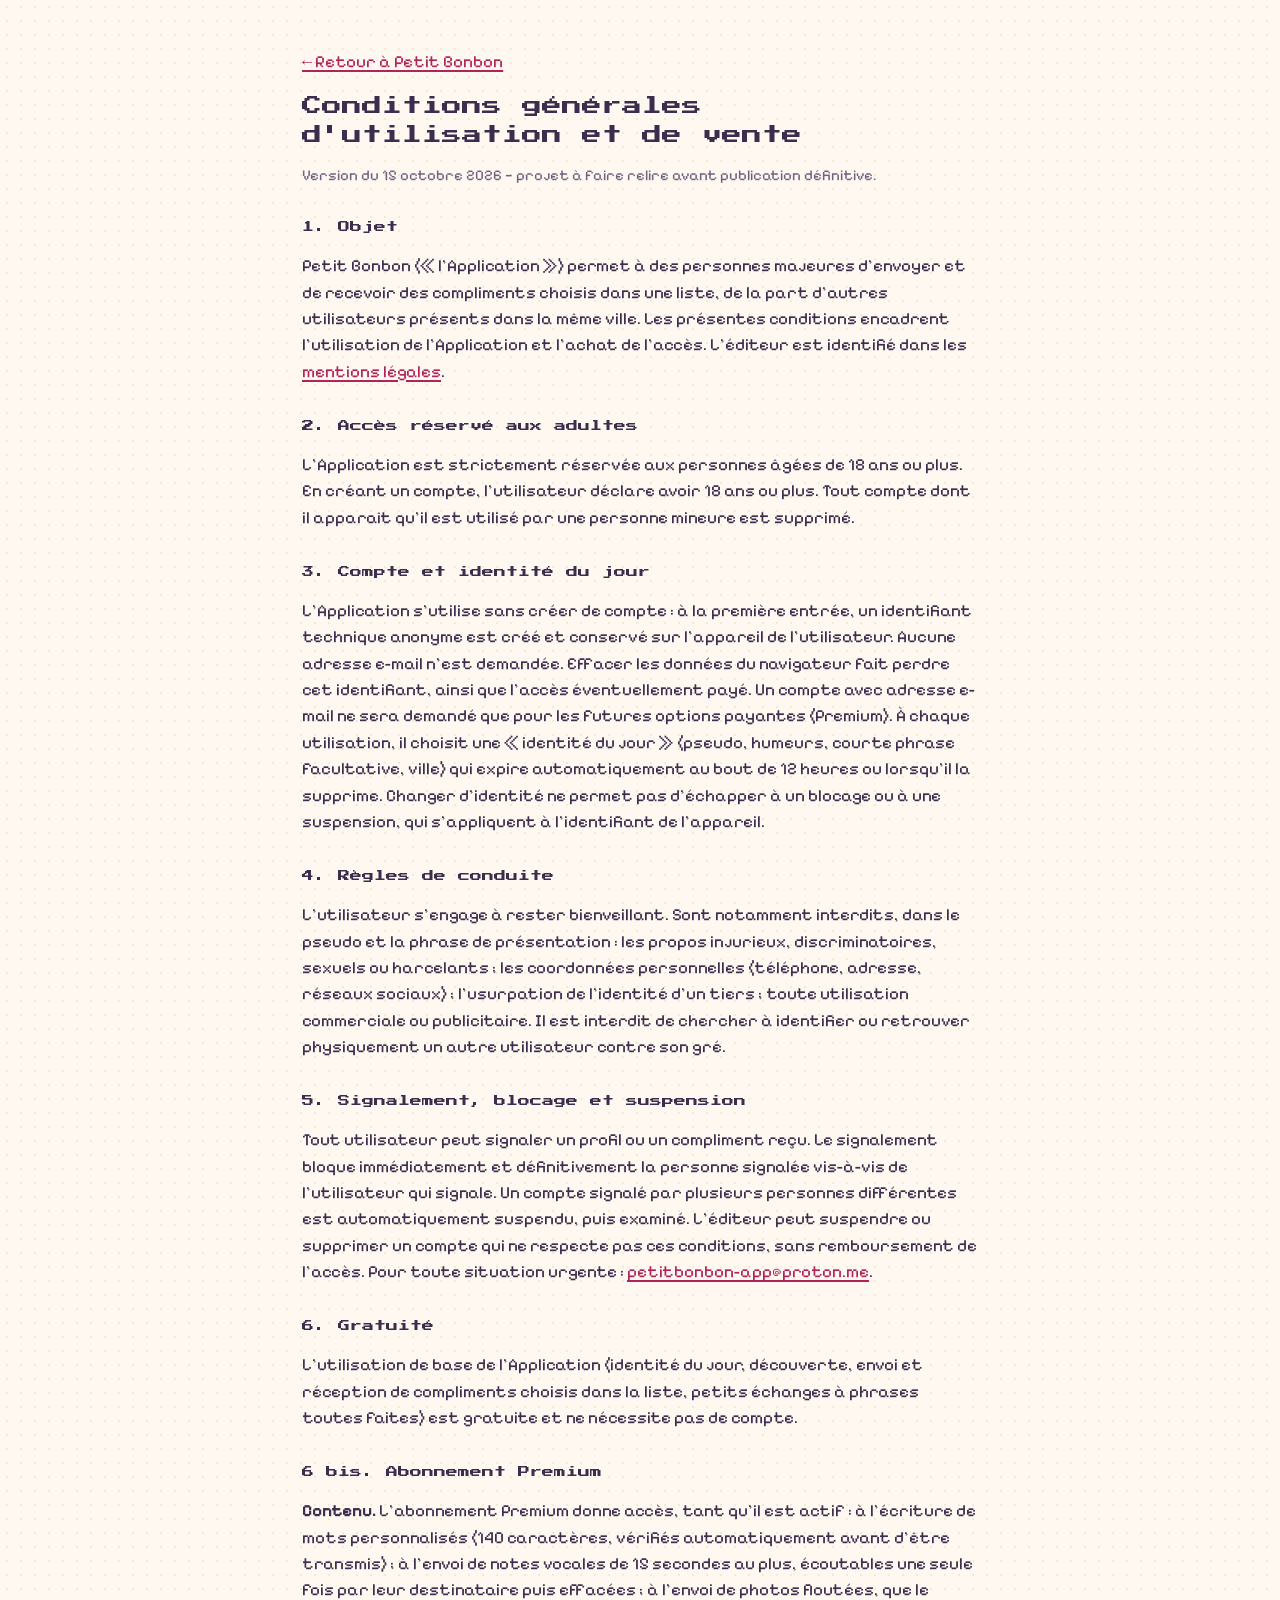
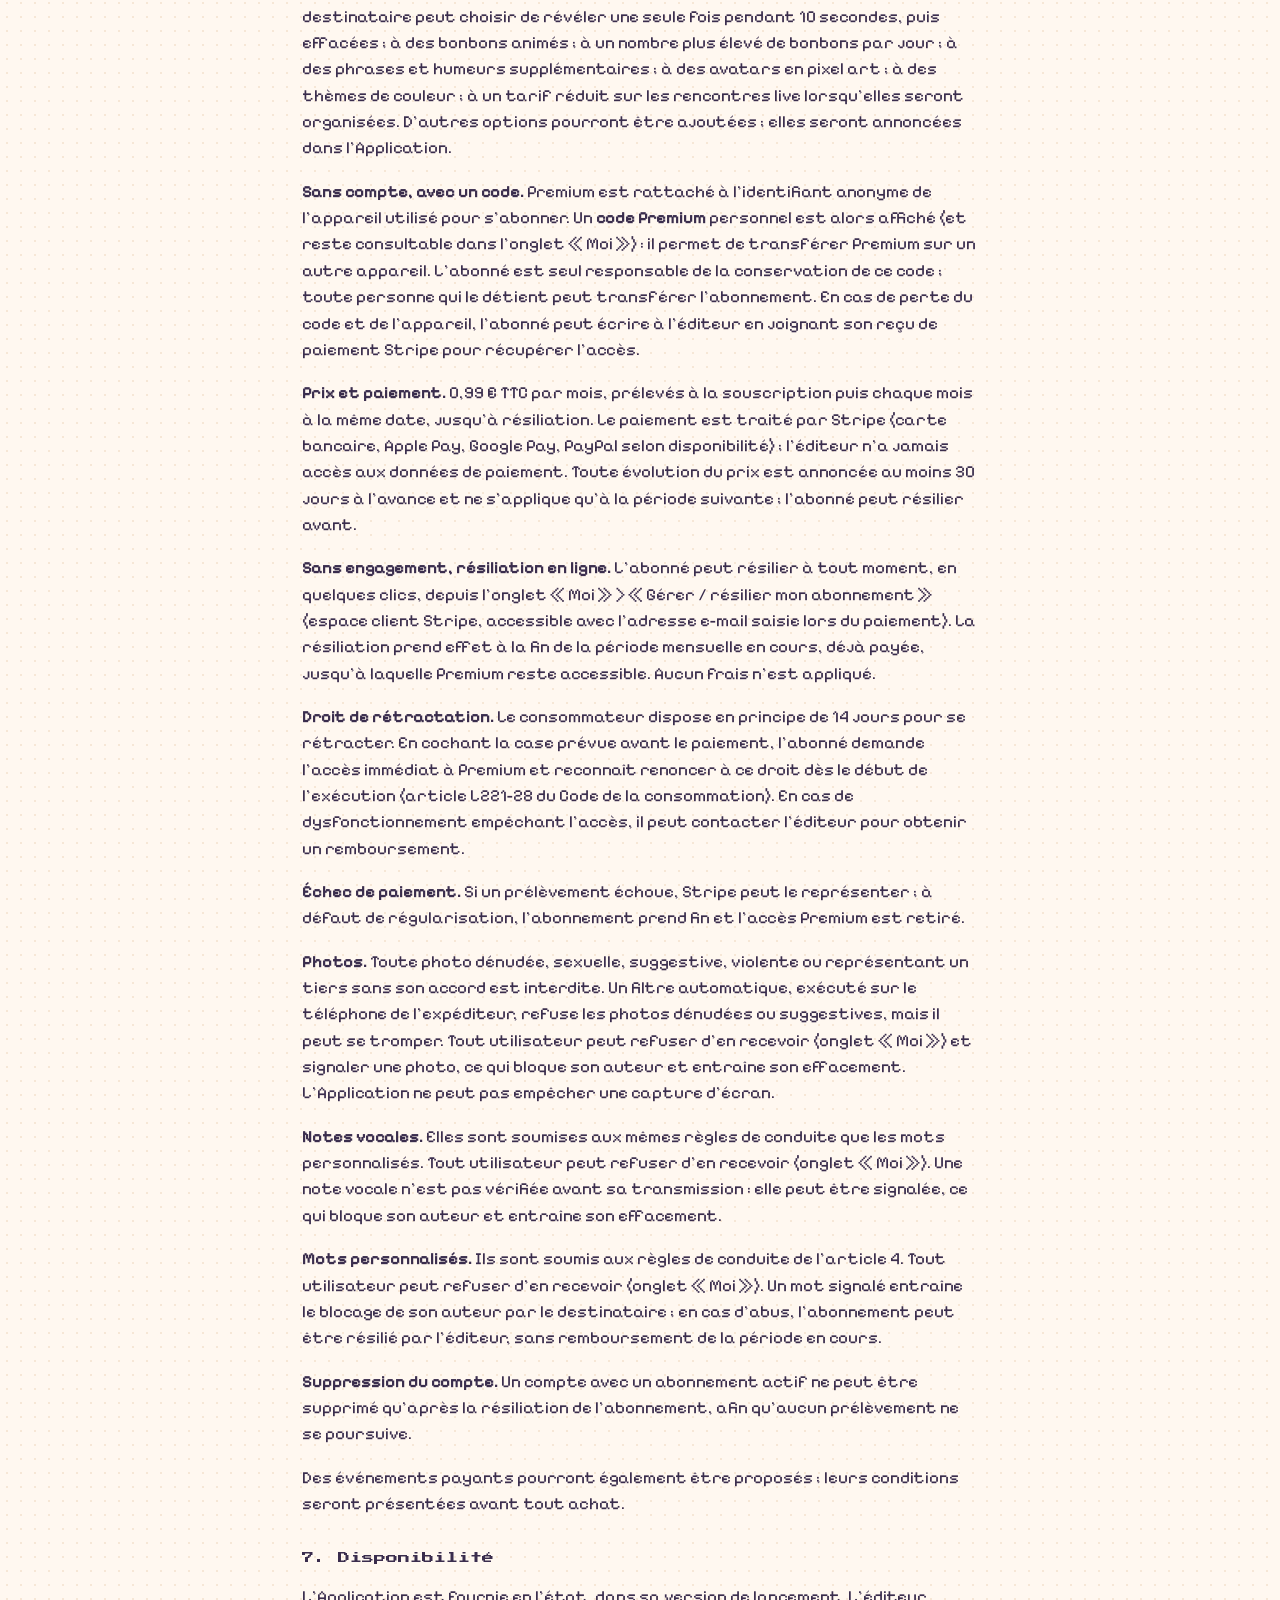
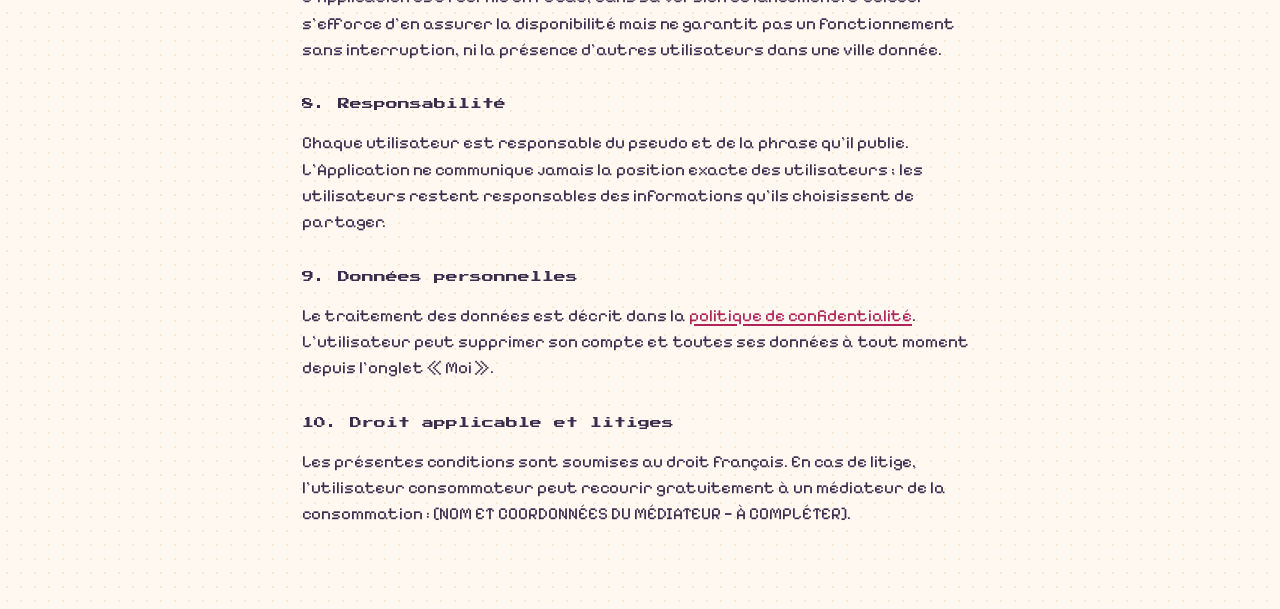
<file: cgu.html>
<!doctype html>
<html lang="fr">
<head>
<meta charset="utf-8">
<meta name="viewport" content="width=device-width, initial-scale=1">
<title>Conditions d'utilisation · Petit Bonbon</title>
<link rel="icon" href="icon.svg" type="image/svg+xml">
<link href="https://fonts.googleapis.com/css2?family=Pixelify+Sans:wght@400;500;700&family=Press+Start+2P&display=swap" rel="stylesheet">
<link rel="stylesheet" href="style.css">
<script src="config.js"></script>
</head>
<body>
<article class="legal">
<p><a href="./">← Retour à Petit Bonbon</a></p>
<h1>Conditions générales d'utilisation et de vente</h1>
<p class="small">Version du 15 octobre 2026 — projet à faire relire avant publication définitive.</p>

<h2>1. Objet</h2>
<p>Petit Bonbon (« l'Application ») permet à des personnes majeures d'envoyer et de recevoir des compliments choisis dans une liste, de la part d'autres utilisateurs présents dans la même ville. Les présentes conditions encadrent l'utilisation de l'Application et l'achat de l'accès. L'éditeur est identifié dans les <a href="mentions-legales.html">mentions légales</a>.</p>

<h2>2. Accès réservé aux adultes</h2>
<p>L'Application est strictement réservée aux personnes âgées de 18 ans ou plus. En créant un compte, l'utilisateur déclare avoir 18 ans ou plus. Tout compte dont il apparaît qu'il est utilisé par une personne mineure est supprimé.</p>

<h2>3. Compte et identité du jour</h2>
<p>L'Application s'utilise sans créer de compte : à la première entrée, un identifiant technique anonyme est créé et conservé sur l'appareil de l'utilisateur. Aucune adresse e-mail n'est demandée. Effacer les données du navigateur fait perdre cet identifiant, ainsi que l'accès éventuellement payé. Un compte avec adresse e-mail ne sera demandé que pour les futures options payantes (Premium). À chaque utilisation, il choisit une « identité du jour » (pseudo, humeurs, courte phrase facultative, ville) qui expire automatiquement au bout de 12 heures ou lorsqu'il la supprime. Changer d'identité ne permet pas d'échapper à un blocage ou à une suspension, qui s'appliquent à l'identifiant de l'appareil.</p>

<h2>4. Règles de conduite</h2>
<p>L'utilisateur s'engage à rester bienveillant. Sont notamment interdits, dans le pseudo et la phrase de présentation : les propos injurieux, discriminatoires, sexuels ou harcelants ; les coordonnées personnelles (téléphone, adresse, réseaux sociaux) ; l'usurpation de l'identité d'un tiers ; toute utilisation commerciale ou publicitaire. Il est interdit de chercher à identifier ou retrouver physiquement un autre utilisateur contre son gré.</p>

<h2>5. Signalement, blocage et suspension</h2>
<p>Tout utilisateur peut signaler un profil ou un compliment reçu. Le signalement bloque immédiatement et définitivement la personne signalée vis-à-vis de l'utilisateur qui signale. Un compte signalé par plusieurs personnes différentes est automatiquement suspendu, puis examiné. L'éditeur peut suspendre ou supprimer un compte qui ne respecte pas ces conditions, sans remboursement de l'accès. Pour toute situation urgente : <a class="pb-contact" href="#"></a>.</p>

<h2>6. Gratuité</h2>
<p>L'utilisation de base de l'Application (identité du jour, découverte, envoi et réception de compliments choisis dans la liste, petits échanges à phrases toutes faites) est gratuite et ne nécessite pas de compte.</p>

<h2 id="premium">6 bis. Abonnement Premium</h2>
<p><strong>Contenu.</strong> L'abonnement Premium donne accès, tant qu'il est actif : à l'écriture de mots personnalisés (140 caractères, vérifiés automatiquement avant d'être transmis) ; à l'envoi de notes vocales de 15 secondes au plus, écoutables une seule fois par leur destinataire puis effacées ; à l'envoi de photos floutées, que le destinataire peut choisir de révéler une seule fois pendant 10 secondes, puis effacées ; à des bonbons animés ; à un nombre plus élevé de bonbons par jour ; à des phrases et humeurs supplémentaires ; à des avatars en pixel art ; à des thèmes de couleur ; à un tarif réduit sur les rencontres live lorsqu'elles seront organisées. D'autres options pourront être ajoutées ; elles seront annoncées dans l'Application.</p>
<p><strong>Sans compte, avec un code.</strong> Premium est rattaché à l'identifiant anonyme de l'appareil utilisé pour s'abonner. Un <strong>code Premium</strong> personnel est alors affiché (et reste consultable dans l'onglet « Moi ») : il permet de transférer Premium sur un autre appareil. L'abonné est seul responsable de la conservation de ce code ; toute personne qui le détient peut transférer l'abonnement. En cas de perte du code et de l'appareil, l'abonné peut écrire à l'éditeur en joignant son reçu de paiement Stripe pour récupérer l'accès.</p>
<p><strong>Prix et paiement.</strong> 0,99 € TTC par mois, prélevés à la souscription puis chaque mois à la même date, jusqu'à résiliation. Le paiement est traité par Stripe (carte bancaire, Apple Pay, Google Pay, PayPal selon disponibilité) ; l'éditeur n'a jamais accès aux données de paiement. Toute évolution du prix est annoncée au moins 30 jours à l'avance et ne s'applique qu'à la période suivante ; l'abonné peut résilier avant.</p>
<p><strong>Sans engagement, résiliation en ligne.</strong> L'abonné peut résilier à tout moment, en quelques clics, depuis l'onglet « Moi » › « Gérer / résilier mon abonnement » (espace client Stripe, accessible avec l'adresse e-mail saisie lors du paiement). La résiliation prend effet à la fin de la période mensuelle en cours, déjà payée, jusqu'à laquelle Premium reste accessible. Aucun frais n'est appliqué.</p>
<p><strong>Droit de rétractation.</strong> Le consommateur dispose en principe de 14 jours pour se rétracter. En cochant la case prévue avant le paiement, l'abonné demande l'accès immédiat à Premium et reconnaît renoncer à ce droit dès le début de l'exécution (article L221-28 du Code de la consommation). En cas de dysfonctionnement empêchant l'accès, il peut contacter l'éditeur pour obtenir un remboursement.</p>
<p><strong>Échec de paiement.</strong> Si un prélèvement échoue, Stripe peut le représenter ; à défaut de régularisation, l'abonnement prend fin et l'accès Premium est retiré.</p>
<p><strong>Photos.</strong> Toute photo dénudée, sexuelle, suggestive, violente ou représentant un tiers sans son accord est interdite. Un filtre automatique, exécuté sur le téléphone de l'expéditeur, refuse les photos dénudées ou suggestives, mais il peut se tromper. Tout utilisateur peut refuser d'en recevoir (onglet « Moi ») et signaler une photo, ce qui bloque son auteur et entraîne son effacement. L'Application ne peut pas empêcher une capture d'écran.</p>
<p><strong>Notes vocales.</strong> Elles sont soumises aux mêmes règles de conduite que les mots personnalisés. Tout utilisateur peut refuser d'en recevoir (onglet « Moi »). Une note vocale n'est pas vérifiée avant sa transmission : elle peut être signalée, ce qui bloque son auteur et entraîne son effacement.</p>
<p><strong>Mots personnalisés.</strong> Ils sont soumis aux règles de conduite de l'article 4. Tout utilisateur peut refuser d'en recevoir (onglet « Moi »). Un mot signalé entraîne le blocage de son auteur par le destinataire ; en cas d'abus, l'abonnement peut être résilié par l'éditeur, sans remboursement de la période en cours.</p>
<p><strong>Suppression du compte.</strong> Un compte avec un abonnement actif ne peut être supprimé qu'après la résiliation de l'abonnement, afin qu'aucun prélèvement ne se poursuive.</p>
<p>Des événements payants pourront également être proposés ; leurs conditions seront présentées avant tout achat.</p>

<h2>7. Disponibilité</h2>
<p>L'Application est fournie en l'état, dans sa version de lancement. L'éditeur s'efforce d'en assurer la disponibilité mais ne garantit pas un fonctionnement sans interruption, ni la présence d'autres utilisateurs dans une ville donnée.</p>

<h2>8. Responsabilité</h2>
<p>Chaque utilisateur est responsable du pseudo et de la phrase qu'il publie. L'Application ne communique jamais la position exacte des utilisateurs ; les utilisateurs restent responsables des informations qu'ils choisissent de partager.</p>

<h2>9. Données personnelles</h2>
<p>Le traitement des données est décrit dans la <a href="confidentialite.html">politique de confidentialité</a>. L'utilisateur peut supprimer son compte et toutes ses données à tout moment depuis l'onglet « Moi ».</p>

<h2>10. Droit applicable et litiges</h2>
<p>Les présentes conditions sont soumises au droit français. En cas de litige, l'utilisateur consommateur peut recourir gratuitement à un médiateur de la consommation : [NOM ET COORDONNÉES DU MÉDIATEUR — À COMPLÉTER].</p>
</article>
<script>
document.querySelectorAll('.pb-contact').forEach(function (a) {
  var m = (window.PB_CONFIG || {}).CONTACT_EMAIL || '';
  a.textContent = m; a.href = 'mailto:' + m;
});
</script>
</body>
</html>
</file>
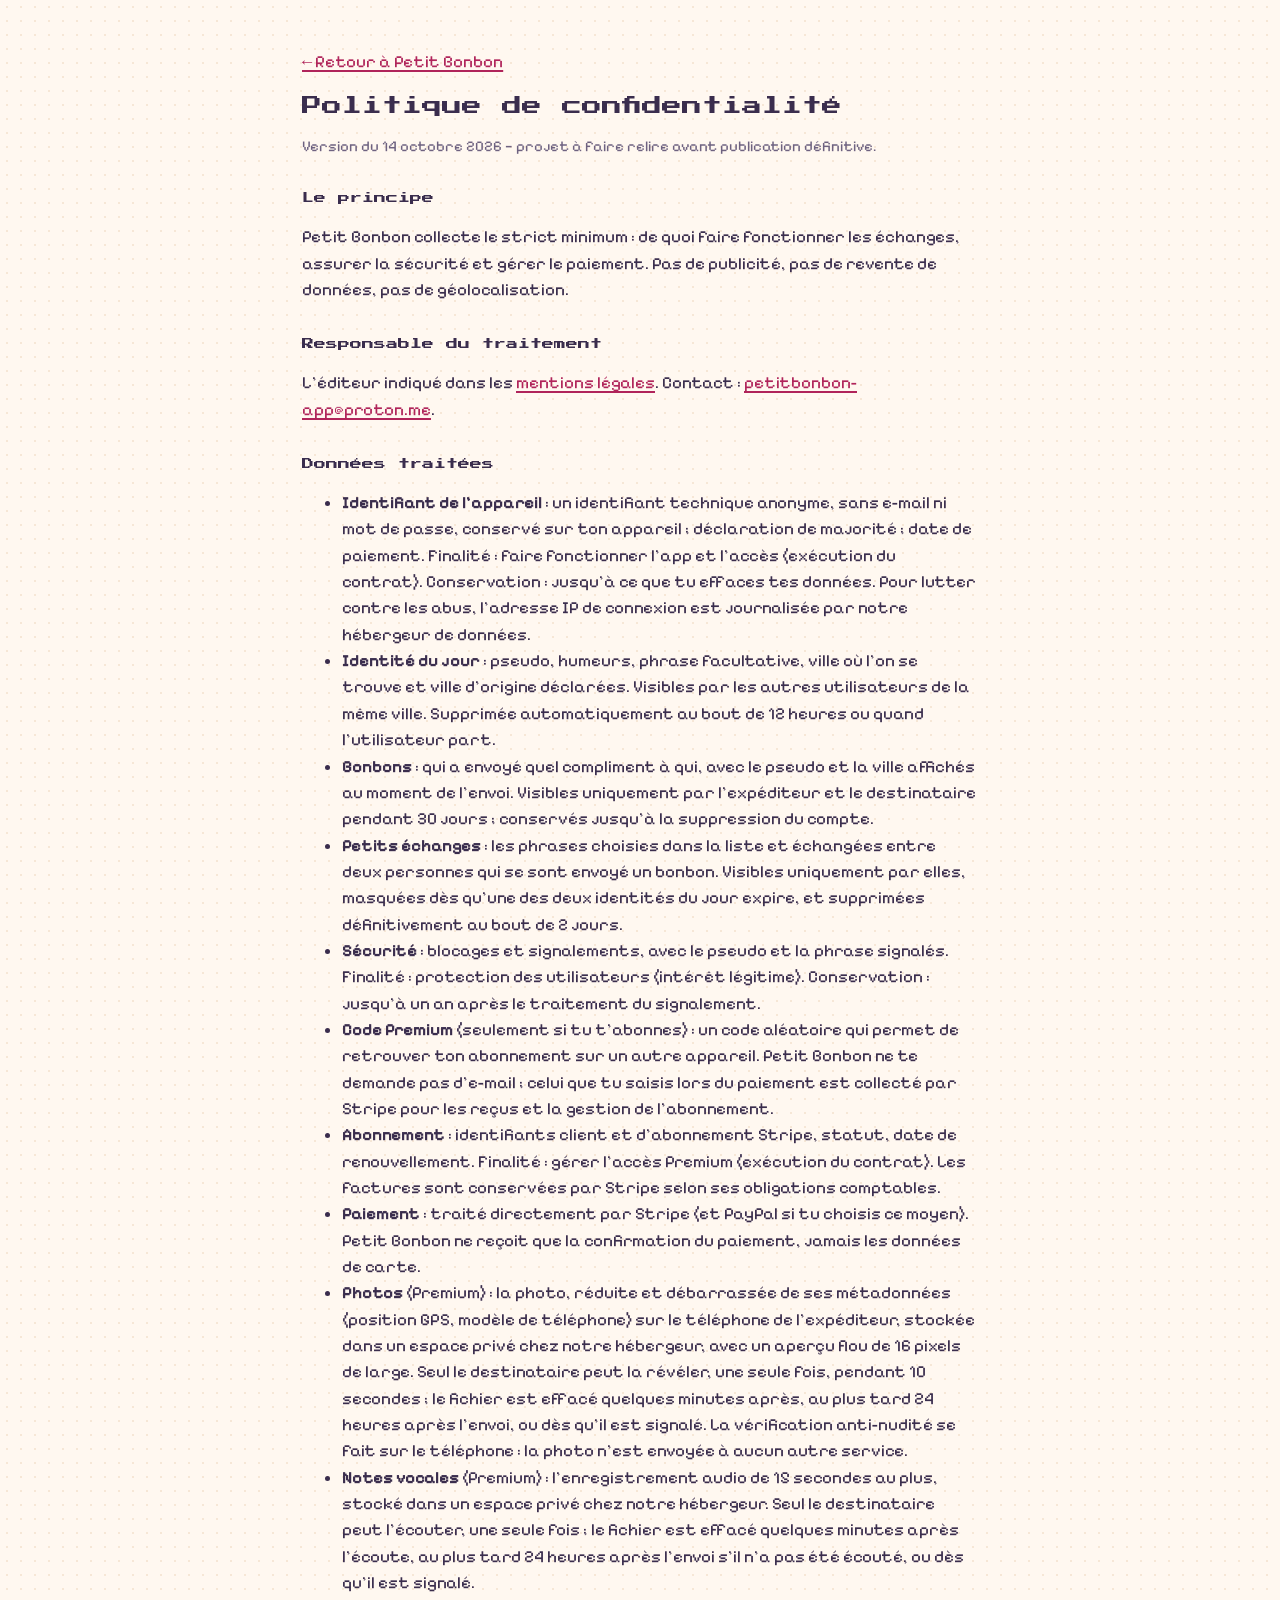
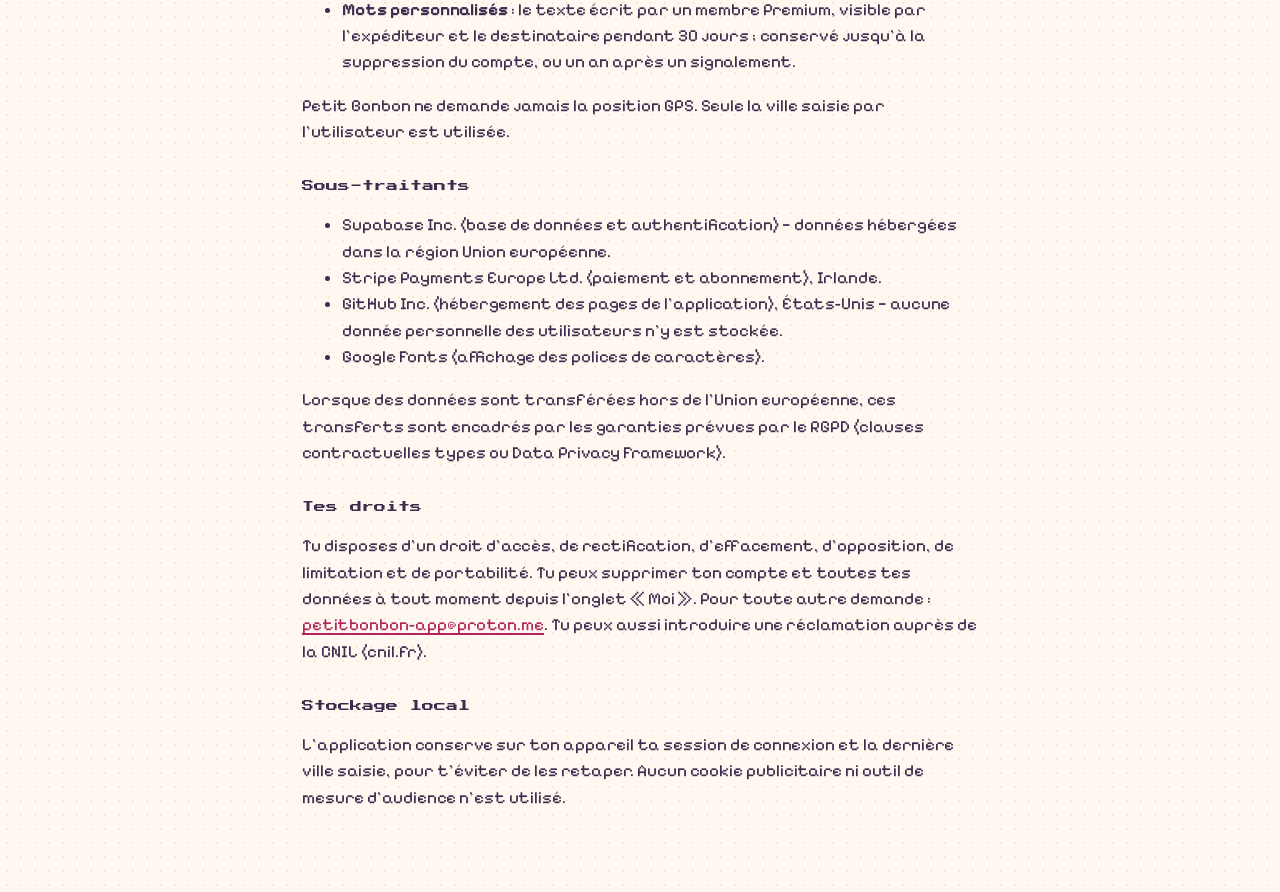
<file: confidentialite.html>
<!doctype html>
<html lang="fr">
<head>
<meta charset="utf-8">
<meta name="viewport" content="width=device-width, initial-scale=1">
<title>Confidentialité · Petit Bonbon</title>
<link rel="icon" href="icon.svg" type="image/svg+xml">
<link href="https://fonts.googleapis.com/css2?family=Pixelify+Sans:wght@400;500;700&family=Press+Start+2P&display=swap" rel="stylesheet">
<link rel="stylesheet" href="style.css">
<script src="config.js"></script>
</head>
<body>
<article class="legal">
<p><a href="./">← Retour à Petit Bonbon</a></p>
<h1>Politique de confidentialité</h1>
<p class="small">Version du 14 octobre 2026 — projet à faire relire avant publication définitive.</p>

<h2>Le principe</h2>
<p>Petit Bonbon collecte le strict minimum : de quoi faire fonctionner les échanges, assurer la sécurité et gérer le paiement. Pas de publicité, pas de revente de données, pas de géolocalisation.</p>

<h2>Responsable du traitement</h2>
<p>L'éditeur indiqué dans les <a href="mentions-legales.html">mentions légales</a>. Contact : <a class="pb-contact" href="#"></a>.</p>

<h2>Données traitées</h2>
<ul>
<li><strong>Identifiant de l'appareil</strong> : un identifiant technique anonyme, sans e-mail ni mot de passe, conservé sur ton appareil ; déclaration de majorité ; date de paiement. Finalité : faire fonctionner l'app et l'accès (exécution du contrat). Conservation : jusqu'à ce que tu effaces tes données. Pour lutter contre les abus, l'adresse IP de connexion est journalisée par notre hébergeur de données.</li>
<li><strong>Identité du jour</strong> : pseudo, humeurs, phrase facultative, ville où l'on se trouve et ville d'origine déclarées. Visibles par les autres utilisateurs de la même ville. Supprimée automatiquement au bout de 12 heures ou quand l'utilisateur part.</li>
<li><strong>Bonbons</strong> : qui a envoyé quel compliment à qui, avec le pseudo et la ville affichés au moment de l'envoi. Visibles uniquement par l'expéditeur et le destinataire pendant 30 jours ; conservés jusqu'à la suppression du compte.</li>
<li><strong>Petits échanges</strong> : les phrases choisies dans la liste et échangées entre deux personnes qui se sont envoyé un bonbon. Visibles uniquement par elles, masquées dès qu'une des deux identités du jour expire, et supprimées définitivement au bout de 2 jours.</li>
<li><strong>Sécurité</strong> : blocages et signalements, avec le pseudo et la phrase signalés. Finalité : protection des utilisateurs (intérêt légitime). Conservation : jusqu'à un an après le traitement du signalement.</li>
<li><strong>Code Premium</strong> (seulement si tu t'abonnes) : un code aléatoire qui permet de retrouver ton abonnement sur un autre appareil. Petit Bonbon ne te demande pas d'e-mail ; celui que tu saisis lors du paiement est collecté par Stripe pour les reçus et la gestion de l'abonnement.</li>
<li><strong>Abonnement</strong> : identifiants client et d'abonnement Stripe, statut, date de renouvellement. Finalité : gérer l'accès Premium (exécution du contrat). Les factures sont conservées par Stripe selon ses obligations comptables.</li>
<li><strong>Paiement</strong> : traité directement par Stripe (et PayPal si tu choisis ce moyen). Petit Bonbon ne reçoit que la confirmation du paiement, jamais les données de carte.</li>
<li><strong>Photos</strong> (Premium) : la photo, réduite et débarrassée de ses métadonnées (position GPS, modèle de téléphone) sur le téléphone de l'expéditeur, stockée dans un espace privé chez notre hébergeur, avec un aperçu flou de 16 pixels de large. Seul le destinataire peut la révéler, une seule fois, pendant 10 secondes ; le fichier est effacé quelques minutes après, au plus tard 24 heures après l'envoi, ou dès qu'il est signalé. La vérification anti-nudité se fait sur le téléphone : la photo n'est envoyée à aucun autre service.</li>
<li><strong>Notes vocales</strong> (Premium) : l'enregistrement audio de 15 secondes au plus, stocké dans un espace privé chez notre hébergeur. Seul le destinataire peut l'écouter, une seule fois ; le fichier est effacé quelques minutes après l'écoute, au plus tard 24 heures après l'envoi s'il n'a pas été écouté, ou dès qu'il est signalé.</li>
<li><strong>Mots personnalisés</strong> : le texte écrit par un membre Premium, visible par l'expéditeur et le destinataire pendant 30 jours ; conservé jusqu'à la suppression du compte, ou un an après un signalement.</li>
</ul>
<p>Petit Bonbon ne demande jamais la position GPS. Seule la ville saisie par l'utilisateur est utilisée.</p>

<h2>Sous-traitants</h2>
<ul>
<li>Supabase Inc. (base de données et authentification) — données hébergées dans la région Union européenne.</li>
<li>Stripe Payments Europe Ltd. (paiement et abonnement), Irlande.</li>
<li>GitHub Inc. (hébergement des pages de l'application), États-Unis — aucune donnée personnelle des utilisateurs n'y est stockée.</li>
<li>Google Fonts (affichage des polices de caractères).</li>
</ul>
<p>Lorsque des données sont transférées hors de l'Union européenne, ces transferts sont encadrés par les garanties prévues par le RGPD (clauses contractuelles types ou Data Privacy Framework).</p>

<h2>Tes droits</h2>
<p>Tu disposes d'un droit d'accès, de rectification, d'effacement, d'opposition, de limitation et de portabilité. Tu peux supprimer ton compte et toutes tes données à tout moment depuis l'onglet « Moi ». Pour toute autre demande : <a class="pb-contact" href="#"></a>. Tu peux aussi introduire une réclamation auprès de la CNIL (cnil.fr).</p>

<h2>Stockage local</h2>
<p>L'application conserve sur ton appareil ta session de connexion et la dernière ville saisie, pour t'éviter de les retaper. Aucun cookie publicitaire ni outil de mesure d'audience n'est utilisé.</p>
</article>
<script>
document.querySelectorAll('.pb-contact').forEach(function (a) {
  var m = (window.PB_CONFIG || {}).CONTACT_EMAIL || '';
  a.textContent = m; a.href = 'mailto:' + m;
});
</script>
</body>
</html>
</file>
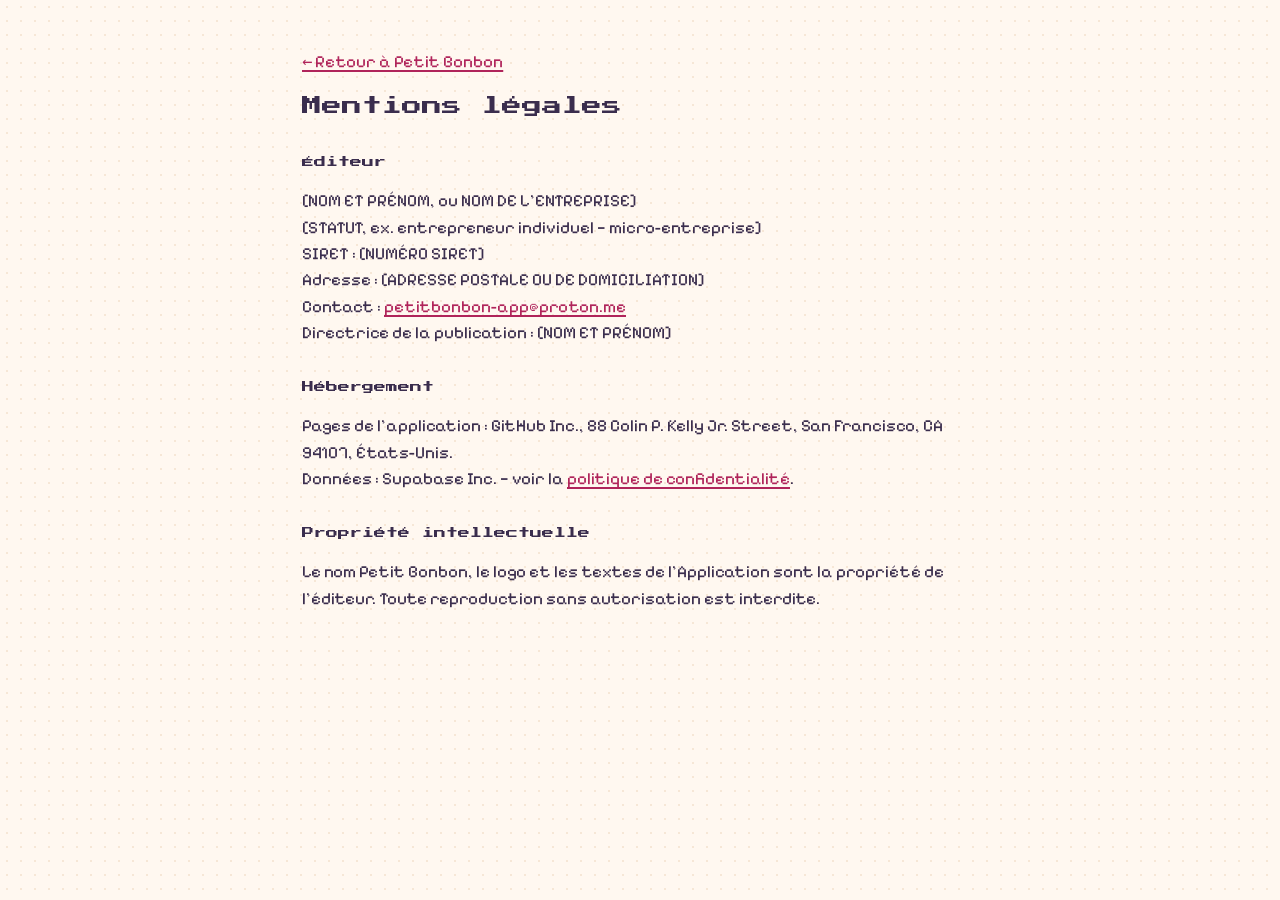
<file: mentions-legales.html>
<!doctype html>
<html lang="fr">
<head>
<meta charset="utf-8">
<meta name="viewport" content="width=device-width, initial-scale=1">
<title>Mentions légales · Petit Bonbon</title>
<link rel="icon" href="icon.svg" type="image/svg+xml">
<link href="https://fonts.googleapis.com/css2?family=Pixelify+Sans:wght@400;500;700&family=Press+Start+2P&display=swap" rel="stylesheet">
<link rel="stylesheet" href="style.css">
<script src="config.js"></script>
</head>
<body>
<article class="legal">
<p><a href="./">← Retour à Petit Bonbon</a></p>
<h1>Mentions légales</h1>

<h2>Éditeur</h2>
<p>[NOM ET PRÉNOM, ou NOM DE L'ENTREPRISE]<br>
[STATUT, ex. entrepreneur individuel — micro-entreprise]<br>
SIRET : [NUMÉRO SIRET]<br>
Adresse : [ADRESSE POSTALE OU DE DOMICILIATION]<br>
Contact : <a class="pb-contact" href="#"></a><br>
Directrice de la publication : [NOM ET PRÉNOM]</p>

<h2>Hébergement</h2>
<p>Pages de l'application : GitHub Inc., 88 Colin P. Kelly Jr. Street, San Francisco, CA 94107, États-Unis.<br>
Données : Supabase Inc. — voir la <a href="confidentialite.html">politique de confidentialité</a>.</p>

<h2>Propriété intellectuelle</h2>
<p>Le nom Petit Bonbon, le logo et les textes de l'Application sont la propriété de l'éditeur. Toute reproduction sans autorisation est interdite.</p>
</article>
<script>
document.querySelectorAll('.pb-contact').forEach(function (a) {
  var m = (window.PB_CONFIG || {}).CONTACT_EMAIL || '';
  a.textContent = m; a.href = 'mailto:' + m;
});
</script>
</body>
</html>
</file>
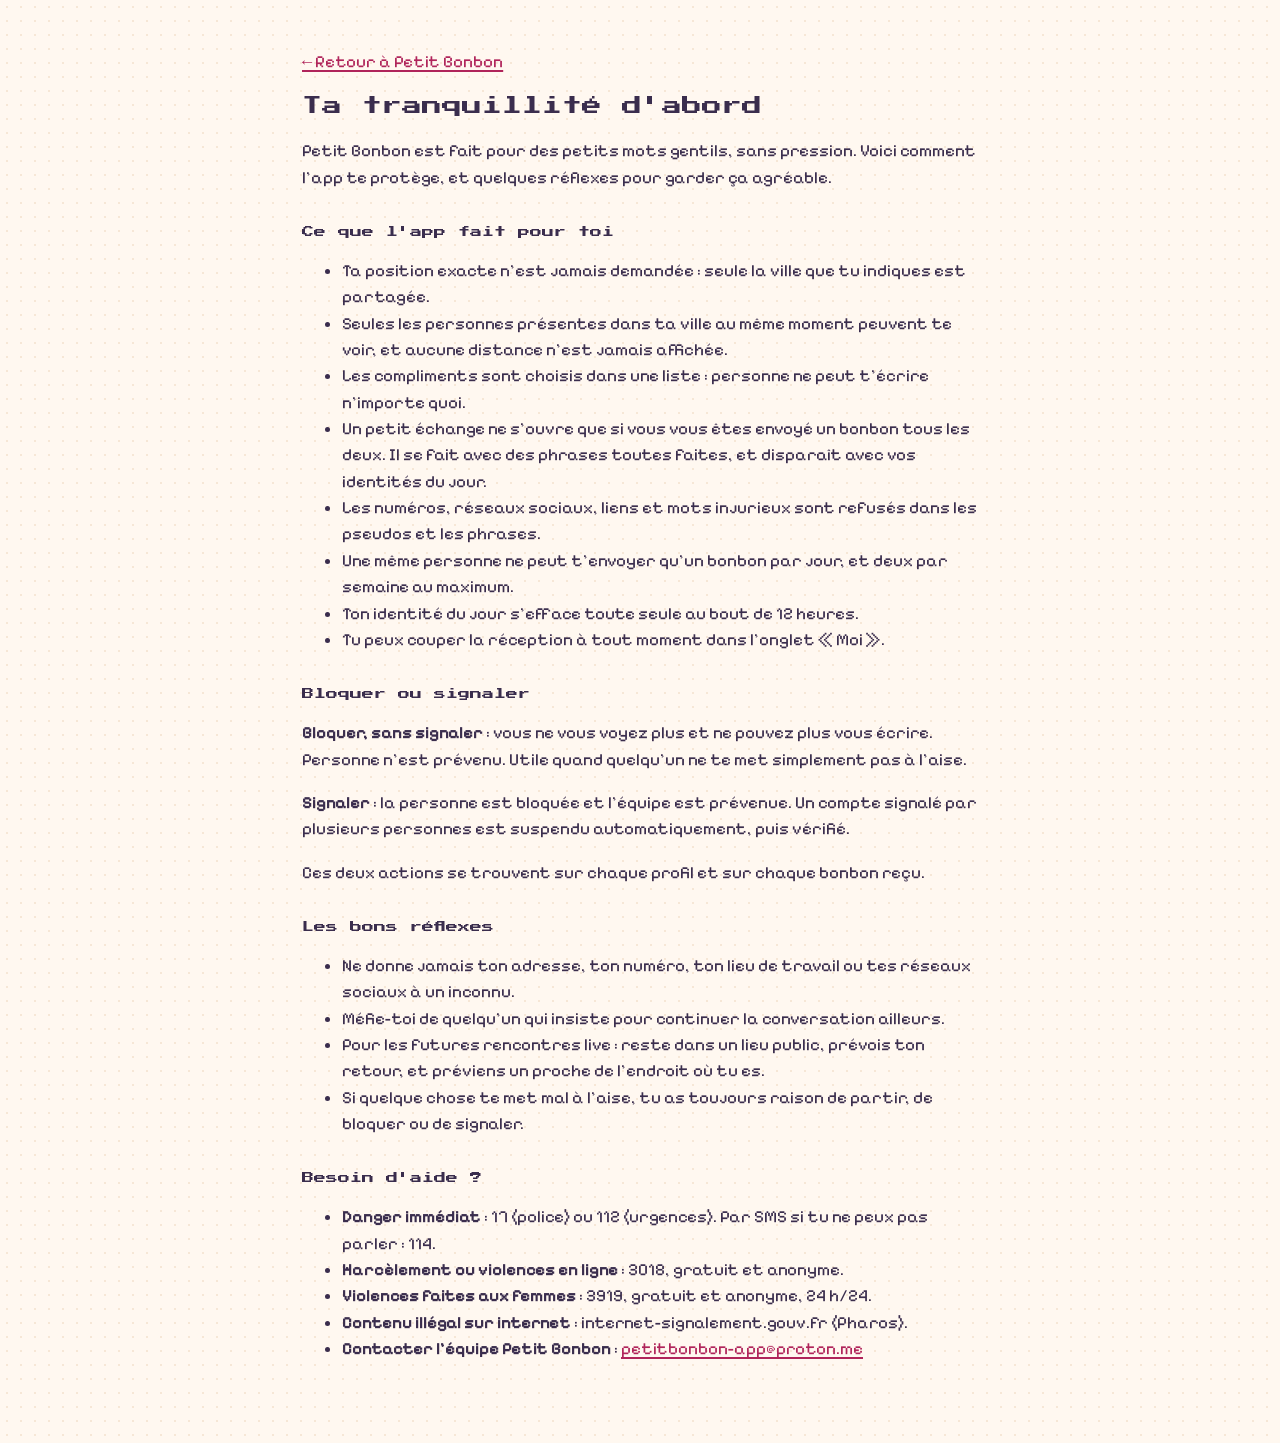
<file: securite.html>
<!doctype html>
<html lang="fr">
<head>
<meta charset="utf-8">
<meta name="viewport" content="width=device-width, initial-scale=1">
<title>Sécurité · Petit Bonbon</title>
<meta name="theme-color" content="#ECE4FF">
<link rel="icon" href="icon.svg" type="image/svg+xml">
<link href="https://fonts.googleapis.com/css2?family=Pixelify+Sans:wght@400;500;700&family=Press+Start+2P&display=swap" rel="stylesheet">
<link rel="stylesheet" href="style.css">
<script src="config.js"></script>
</head>
<body>
<article class="legal">
<p><a href="./">← Retour à Petit Bonbon</a></p>
<h1>Ta tranquillité d'abord</h1>
<p>Petit Bonbon est fait pour des petits mots gentils, sans pression. Voici comment l'app te protège, et quelques réflexes pour garder ça agréable.</p>

<h2>Ce que l'app fait pour toi</h2>
<ul>
<li>Ta position exacte n'est jamais demandée : seule la ville que tu indiques est partagée.</li>
<li>Seules les personnes présentes dans ta ville au même moment peuvent te voir, et aucune distance n'est jamais affichée.</li>
<li>Les compliments sont choisis dans une liste : personne ne peut t'écrire n'importe quoi.</li>
<li>Un petit échange ne s'ouvre que si vous vous êtes envoyé un bonbon tous les deux. Il se fait avec des phrases toutes faites, et disparaît avec vos identités du jour.</li>
<li>Les numéros, réseaux sociaux, liens et mots injurieux sont refusés dans les pseudos et les phrases.</li>
<li>Une même personne ne peut t'envoyer qu'un bonbon par jour, et deux par semaine au maximum.</li>
<li>Ton identité du jour s'efface toute seule au bout de 12 heures.</li>
<li>Tu peux couper la réception à tout moment dans l'onglet « Moi ».</li>
</ul>

<h2>Bloquer ou signaler</h2>
<p><strong>Bloquer, sans signaler</strong> : vous ne vous voyez plus et ne pouvez plus vous écrire. Personne n'est prévenu. Utile quand quelqu'un ne te met simplement pas à l'aise.</p>
<p><strong>Signaler</strong> : la personne est bloquée et l'équipe est prévenue. Un compte signalé par plusieurs personnes est suspendu automatiquement, puis vérifié.</p>
<p>Ces deux actions se trouvent sur chaque profil et sur chaque bonbon reçu.</p>

<h2>Les bons réflexes</h2>
<ul>
<li>Ne donne jamais ton adresse, ton numéro, ton lieu de travail ou tes réseaux sociaux à un inconnu.</li>
<li>Méfie-toi de quelqu'un qui insiste pour continuer la conversation ailleurs.</li>
<li>Pour les futures rencontres live : reste dans un lieu public, prévois ton retour, et préviens un proche de l'endroit où tu es.</li>
<li>Si quelque chose te met mal à l'aise, tu as toujours raison de partir, de bloquer ou de signaler.</li>
</ul>

<h2>Besoin d'aide ?</h2>
<ul>
<li><strong>Danger immédiat</strong> : 17 (police) ou 112 (urgences). Par SMS si tu ne peux pas parler : 114.</li>
<li><strong>Harcèlement ou violences en ligne</strong> : 3018, gratuit et anonyme.</li>
<li><strong>Violences faites aux femmes</strong> : 3919, gratuit et anonyme, 24 h/24.</li>
<li><strong>Contenu illégal sur internet</strong> : internet-signalement.gouv.fr (Pharos).</li>
<li><strong>Contacter l'équipe Petit Bonbon</strong> : <a class="pb-contact" href="#"></a></li>
</ul>
</article>
<script>
document.querySelectorAll('.pb-contact').forEach(function (a) {
  var m = (window.PB_CONFIG || {}).CONTACT_EMAIL || '';
  a.textContent = m; a.href = 'mailto:' + m;
});
</script>
</body>
</html>
</file>
<file: style.css>
/* =====================================================================
   Petit Bonbon — pixel doux
   L'esprit jeu vidéo des années 90 (polices pixel, coins en escalier,
   ombres en aplat) avec des couleurs pastel et sans contours.
   Astuce « coins pixel » : chaque bloc projette 4 ombres de sa propre
   couleur (haut, bas, gauche, droite), ce qui dessine des coins crantés,
   puis une 5e ombre plus foncée en dessous, comme un relief de jeu.
   ===================================================================== */
:root {
  --bg: #FFF8F0;
  --bg-dot: #F6E7D6;
  --ink: #3A2D4D;
  --muted: #6E6280;
  --pink: #FF9EC4;
  --pink-shade: #F07DAA;
  --pink-soft: #FFE0EC;
  --pink-deep: #B0245A;
  --lemon: #FFF1A8;
  --lemon-shade: #F2DC77;
  --mint: #C6F1DF;
  --mint-shade: #9EDCC3;
  --mint-deep: #237A65;
  --lilac: #ECE4FF;
  --lilac-shade: #D6C9F5;
  --peach: #FFE3CC;
  --peach-ink: #8A4B12;
  --white-shade: #EFE3EE;
  --px: 4px;
  --display: 'Press Start 2P', ui-monospace, monospace;
  --body: 'Pixelify Sans', ui-monospace, monospace;
}

/* ---------- Le « bloc pixel » réutilisable ---------- */
.card, .btn, .chip, .field input, .field textarea, .compliment, .avatar, .badge,
.events, .premium, .note, .pill, .reason, .check input, .track, .banner, #toast, .error, .nav button[aria-current="page"] {
  --fill: #fff;
  --shade: var(--white-shade);
  background: var(--fill);
  border: 0;
  border-radius: 0;
  box-shadow:
    0 calc(-1 * var(--px)) 0 0 var(--fill),
    0 var(--px) 0 0 var(--fill),
    calc(-1 * var(--px)) 0 0 0 var(--fill),
    var(--px) 0 0 0 var(--fill),
    0 calc(2 * var(--px)) 0 0 var(--shade);
}

* { box-sizing: border-box; }
html, body { margin: 0; color: var(--ink); font-family: var(--body); font-size: 17px; }
html { background: var(--bg); }
body {
  min-height: 100dvh;
  background-color: var(--bg);
  background-image: radial-gradient(var(--bg-dot) 1.2px, transparent 1.2px);
  background-size: 14px 14px;
}
button, input, textarea, select { font: inherit; color: inherit; }
a { color: var(--pink-deep); text-decoration-thickness: 2px; text-underline-offset: 3px; }
a:hover { color: var(--ink); }
:focus-visible { outline: 3px dashed var(--pink-deep); outline-offset: 6px; }
svg.pixel { image-rendering: pixelated; display: block; }
code { font-family: var(--display); font-size: 11px; }

#app { max-width: 480px; margin: 0 auto; min-height: 100dvh; display: flex; flex-direction: column; }
.loading { margin: auto; font-family: var(--display); font-size: 12px; color: var(--muted); }

.screen { flex: 1; display: flex; flex-direction: column; gap: 24px; padding: 30px 22px 34px; }
.screen.center { justify-content: center; text-align: center; align-items: center; }
.screen.welcome { justify-content: space-between; padding-top: 56px; }
.scroll { flex: 1; display: flex; flex-direction: column; gap: 22px; padding: 10px 22px 30px; }

/* ---------- Typographie ---------- */
h1, h2, h3 { font-family: var(--display); margin: 0; font-weight: 400; letter-spacing: 0; color: var(--ink); }
h1 { font-size: 32px; line-height: 1.3; text-shadow: 4px 4px 0 var(--pink-soft); }
h2 { font-size: 17px; line-height: 1.5; }
h3 { font-size: 13px; line-height: 1.6; }
.cursor { color: var(--pink); animation: blink 1s steps(1) infinite; margin-left: 4px; }
@keyframes blink { 50% { opacity: 0; } }
.lead { margin: 0; font-size: 21px; line-height: 1.35; max-width: 320px; }
.sub { margin: 0; font-size: 17px; line-height: 1.45; color: var(--muted); }
.small { font-size: 15px; color: var(--muted); line-height: 1.4; }
.label, .field label { font-family: var(--display); font-size: 9px; line-height: 1.8; color: var(--muted); }

/* ---------- Boutons ---------- */
.btn {
  --fill: var(--pink); --shade: var(--pink-shade);
  display: inline-flex; align-items: center; justify-content: center; gap: 10px;
  min-height: 52px; padding: 0 22px; margin: var(--px);
  color: var(--ink); font-family: var(--display); font-size: 11px; line-height: 1.5;
  cursor: pointer; text-decoration: none;
  transition: transform .06s steps(1);
}
.btn:hover { --fill: #FFB3D2; color: var(--ink); }
.btn:active { transform: translateY(var(--px)); --shade: transparent; }
.btn.dark { --fill: var(--lilac); --shade: var(--lilac-shade); }
.btn.dark:hover { --fill: #F3EEFF; }
.btn.ghost { --fill: #fff; --shade: var(--white-shade); }
.btn.ghost:hover { --fill: var(--lemon); --shade: var(--lemon-shade); }
.btn.soft { --fill: var(--lemon); --shade: var(--lemon-shade); }
.btn.soft:hover { --fill: #FFF6C7; }
.btn.small { min-height: 42px; font-size: 9px; padding: 0 14px; }
.btn[disabled] { opacity: .55; cursor: default; }
.link { background: none; border: 0; padding: 0; min-height: 44px; color: var(--pink-deep); font-weight: 700; cursor: pointer; text-align: left; text-decoration: underline; text-decoration-thickness: 2px; text-underline-offset: 4px; }
.link.muted { color: var(--muted); font-weight: 500; }
.stack { display: flex; flex-direction: column; gap: 14px; }
.row { display: flex; gap: 12px; align-items: center; flex-wrap: wrap; }
.spacer { margin-top: auto; }

.bullets { display: flex; flex-direction: column; gap: 10px; font-size: 17px; }
.bullets div { display: flex; gap: 12px; align-items: center; }
.bullets div::before { content: ''; width: 8px; height: 8px; background: var(--pink); flex-shrink: 0; box-shadow: 0 4px 0 var(--pink-shade); }

/* ---------- Formulaires ---------- */
.field { display: flex; flex-direction: column; gap: 10px; }
.field input, .field textarea { min-height: 50px; padding: 12px 14px; font-size: 18px; margin: 0 var(--px) var(--px); width: calc(100% - 2 * var(--px)); }
.field input:focus, .field textarea:focus { outline: none; --fill: var(--lemon); --shade: var(--lemon-shade); }
.field textarea { resize: none; }
.field input::placeholder, .field textarea::placeholder { color: #9A8FAA; }
.check { display: flex; gap: 14px; align-items: flex-start; font-size: 17px; line-height: 1.35; cursor: pointer; }
.check input { appearance: none; -webkit-appearance: none; width: 20px; height: 20px; margin: 4px; flex-shrink: 0; cursor: pointer; display: grid; place-content: center; --fill: var(--lilac); --shade: var(--lilac-shade); }
.check input:checked { --fill: var(--lemon); --shade: var(--lemon-shade); }
.check input:checked::after { content: ''; width: 10px; height: 10px; background: var(--ink); }
.error { --fill: var(--pink-soft); --shade: transparent; margin: var(--px); padding: 10px 12px; color: var(--pink-deep); font-size: 16px; }

.chips { display: flex; flex-wrap: wrap; gap: 14px; padding: var(--px); }
.chip { min-height: 40px; padding: 0 12px; font-size: 16px; cursor: pointer; }
.chip:active { transform: translateY(var(--px)); --shade: transparent; }
.chip[aria-pressed="true"] { --fill: var(--lemon); --shade: var(--lemon-shade); font-weight: 700; }
.chip.locked { display: inline-flex; align-items: center; gap: 6px; --fill: transparent; --shade: transparent; color: var(--muted); outline: 2px dashed #D9CDE6; outline-offset: 0; }

.note { --fill: var(--lilac); --shade: transparent; display: flex; gap: 12px; align-items: center; padding: 10px 12px; margin: var(--px); font-size: 16px; line-height: 1.35; }

/* ---------- Barre du haut ---------- */
.topbar { display: flex; justify-content: space-between; align-items: center; gap: 12px; padding: 16px 22px 14px; background: var(--lilac); box-shadow: 0 var(--px) 0 var(--lilac-shade); }
.topbar .who { display: flex; flex-direction: column; gap: 6px; min-width: 0; }
.topbar .who span:first-child { font-family: var(--display); font-size: 8px; line-height: 1.5; color: var(--muted); }
.topbar .who strong { font-size: 21px; font-weight: 700; white-space: nowrap; overflow: hidden; text-overflow: ellipsis; }
.pill { --fill: #fff; --shade: var(--lilac-shade); display: inline-flex; align-items: center; gap: 6px; min-height: 30px; padding: 0 8px; margin: var(--px); font-size: 15px; font-weight: 700; white-space: nowrap; }

/* ---------- Cartes ---------- */
.card { padding: 16px; margin: var(--px); display: flex; flex-direction: column; gap: 12px; }
.person { display: flex; gap: 16px; align-items: center; }
.avatar { width: 48px; height: 48px; margin: var(--px); flex-shrink: 0; display: flex; align-items: center; justify-content: center; font-family: var(--display); font-size: 16px; --shade: transparent; }
.person .name { font-weight: 700; font-size: 20px; }
.person .moods { font-size: 15px; color: var(--muted); }
.bio { margin: 0; font-size: 17px; line-height: 1.4; overflow-wrap: anywhere; }
.badge { display: inline-flex; align-items: center; min-height: 26px; padding: 2px 8px; margin: var(--px); font-size: 14px; font-weight: 700; --shade: transparent; }
.badge.local { --fill: var(--mint); color: var(--mint-deep); }
.badge.away { --fill: var(--peach); color: var(--peach-ink); }
/* Notes vocales */
.voice-row { display: flex; align-items: center; gap: 10px; font-size: 17px; }
.rec-dot { width: 12px; height: 12px; background: var(--pink-deep); animation: rec-blink 1s steps(2) infinite; }
@keyframes rec-blink { 50% { opacity: .2; } }
.voice-preview { width: 100%; max-width: 360px; height: 40px; }

/* Photos floues */
.photo-preview img { display: block; max-width: 100%; max-height: 220px; -webkit-user-select: none; user-select: none; -webkit-touch-callout: none; }
.photo-blur { position: relative; display: block; width: 100%; max-width: 360px; aspect-ratio: 4 / 3; padding: 0; border: 0; overflow: hidden; cursor: pointer; background: var(--lilac); margin: var(--px); }
.photo-blur img { position: absolute; inset: -20px; width: calc(100% + 40px); height: calc(100% + 40px); object-fit: cover; filter: blur(18px) saturate(1.2); transform: scale(1.1); }
.photo-blur span { position: absolute; left: 50%; top: 50%; transform: translate(-50%, -50%); background: rgba(255,255,255,.88); color: var(--ink); padding: 10px 14px; font: inherit; font-size: 16px; font-weight: 700; white-space: nowrap; }
.photo-blur[disabled] { cursor: default; opacity: .8; }
.photo-view { position: fixed; inset: 0; z-index: 50; background: #140E1C; display: flex; align-items: center; justify-content: center; -webkit-user-select: none; user-select: none; -webkit-touch-callout: none; }
.photo-view img { max-width: 100%; max-height: 100%; object-fit: contain; pointer-events: none; }
.photo-count { position: absolute; top: calc(16px + env(safe-area-inset-top)); left: 50%; transform: translateX(-50%); display: flex; flex-direction: column; align-items: center; gap: 4px; color: #fff; }
.photo-count span { font-family: var(--display); font-size: 22px; }
.photo-count small { font-size: 13px; opacity: .8; }

/* Bonbons animés */
.fx-layer { position: fixed; inset: 0; pointer-events: none; z-index: 45; overflow: hidden; }
.fx-bit { position: absolute; will-change: transform, opacity; }
.fx-bit svg { display: block; image-rendering: pixelated; }

/* Petit signe ⚠ en haut à droite : ouvre « Bloquer / Signaler » */
.card.has-menu { position: relative; }
.card.has-menu .person, .card.has-menu > .context { padding-right: 36px; }
.warn-wrap { position: relative; width: 40px; height: 40px; }
.warn-wrap .card-warn { top: 0; right: 0; }
.warn-wrap .card-menu { top: 44px; right: 0; }
.card-warn { position: absolute; top: 8px; right: 8px; width: 40px; height: 40px; display: flex; align-items: center; justify-content: center; border: 0; background: transparent; color: var(--muted); cursor: pointer; opacity: .75; }
.card-warn:hover, .card-warn[aria-expanded="true"] { opacity: 1; }
.card-warn:focus-visible { outline: 2px solid var(--muted); outline-offset: -2px; }
.card-menu { position: absolute; top: 48px; right: 10px; z-index: 5; display: flex; flex-direction: column; min-width: 150px; padding: 4px; background: #fff; box-shadow: 0 0 0 2px var(--lilac-shade), 4px 4px 0 var(--lilac-shade); }
.card-menu button { min-height: 44px; padding: 0 14px; border: 0; background: transparent; text-align: left; font: inherit; font-size: 16px; color: var(--ink); cursor: pointer; }
.card-menu button:hover, .card-menu button:focus-visible { background: var(--lemon); outline: none; }
.card-foot { display: flex; justify-content: space-between; align-items: center; gap: 10px; flex-wrap: wrap; }

.compliment { display: flex; gap: 14px; align-items: center; min-height: 52px; padding: 10px 12px; margin: 0 var(--px) var(--px); text-align: left; font-size: 17px; line-height: 1.3; cursor: pointer; }
.compliment .dot { width: 14px; height: 14px; flex-shrink: 0; background: var(--lilac-shade); box-shadow: 0 0 0 3px #fff, 0 0 0 5px var(--lilac-shade); margin: 0 4px; }
.compliment[aria-checked="true"] { --fill: var(--lemon); --shade: var(--lemon-shade); font-weight: 700; }
.compliment[aria-checked="true"] .dot { background: var(--pink); box-shadow: 0 0 0 3px var(--lemon), 0 0 0 5px var(--pink); }
.compliment[aria-checked="true"]::after { content: '◀'; margin-left: auto; color: var(--pink-deep); font-size: 13px; }

.quote { margin: 0; font-size: 22px; font-weight: 700; line-height: 1.25; }
.context { font-size: 15px; font-weight: 700; line-height: 1.35; color: var(--mint-deep); }

.empty { text-align: center; padding: 36px 12px; color: var(--muted); display: flex; flex-direction: column; gap: 16px; align-items: center; font-size: 17px; }

/* ---------- Premium ---------- */
.avatar svg { display: block; }
.avatar-chip { padding: 0 10px; display: inline-flex; align-items: center; }
.swatch { display: inline-block; width: 14px; height: 14px; margin-right: 8px; vertical-align: -2px; box-shadow: 0 0 0 2px #fff, 0 0 0 3px var(--lilac-shade); }
html[data-theme="menthe"] { --bg: #F1FBF6; --bg-dot: #D3EFE2; --lilac: #C6F1DF; --lilac-shade: #9EDCC3; }
html[data-theme="peche"]  { --bg: #FFF6EE; --bg-dot: #F7DFCB; --lilac: #FFE3CC; --lilac-shade: #F5C9A5; }
html[data-theme="citron"] { --bg: #FFFCEB; --bg-dot: #F3EAB8; --lilac: #FFF1A8; --lilac-shade: #F2DC77; }

.code-box { display: flex; align-items: center; justify-content: space-between; gap: 10px; flex-wrap: wrap; padding: 10px 12px; margin: var(--px); background: #fff; box-shadow: 0 -4px 0 #fff, 0 4px 0 #fff, -4px 0 0 #fff, 4px 0 0 #fff, 0 8px 0 var(--lemon-shade); }
.code-box strong { font-family: var(--display); font-size: 11px; line-height: 1.6; letter-spacing: 1px; user-select: all; -webkit-user-select: all; word-break: break-all; }

/* ---------- Mini-conversation ---------- */
.card.conv { width: auto; text-align: left; cursor: pointer; gap: 6px; font: inherit; color: inherit; }
.dot-new { width: 12px; height: 12px; background: var(--pink); box-shadow: 0 3px 0 var(--pink-shade); }
.bubbles { display: flex; flex-direction: column; gap: 12px; padding: 6px 4px; min-height: 120px; }
.bubble { align-self: flex-start; max-width: 80%; padding: 10px 12px; margin: var(--px); font-size: 17px; line-height: 1.3;
  background: #fff; box-shadow: 0 calc(-1 * var(--px)) 0 0 #fff, 0 var(--px) 0 0 #fff, calc(-1 * var(--px)) 0 0 0 #fff, var(--px) 0 0 0 #fff, 0 calc(2 * var(--px)) 0 0 var(--white-shade); }
.bubble.mine { align-self: flex-end; background: var(--pink-soft);
  box-shadow: 0 calc(-1 * var(--px)) 0 0 var(--pink-soft), 0 var(--px) 0 0 var(--pink-soft), calc(-1 * var(--px)) 0 0 0 var(--pink-soft), var(--px) 0 0 0 var(--pink-soft), 0 calc(2 * var(--px)) 0 0 #F7B9D1; }
.phrases { position: sticky; bottom: 0; display: flex; flex-wrap: wrap; gap: 12px; padding: 14px 4px calc(10px + env(safe-area-inset-bottom)); background: var(--bg); box-shadow: 0 -4px 0 var(--lilac); }
.phrases .chip { font-size: 15px; min-height: 40px; }

/* ---------- Interrupteurs ---------- */
.toggle { display: flex; gap: 14px; align-items: center; width: 100%; min-height: 64px; padding: 10px 0; border: 0; border-bottom: 2px dotted #E4DAEE; background: transparent; text-align: left; cursor: pointer; }
.toggle:last-child { border-bottom: 0; }
.toggle[disabled] { opacity: .45; cursor: default; }
.toggle .txt { flex: 1; display: flex; flex-direction: column; gap: 3px; }
.toggle .txt strong { font-size: 17px; }
.toggle .txt span { font-size: 15px; color: var(--muted); }
.track { --fill: var(--lilac); --shade: transparent; width: 44px; height: 22px; margin: var(--px); flex-shrink: 0; position: relative; }
.track::after { content: ''; position: absolute; top: 3px; left: 3px; width: 16px; height: 16px; background: #B9ACCF; }
.toggle[aria-checked="true"] .track { --fill: var(--mint-shade); }
.toggle[aria-checked="true"] .track::after { left: 25px; background: #fff; }

/* ---------- Encarts ---------- */
.premium { --fill: var(--lilac); --shade: var(--lilac-shade); padding: 18px; margin: var(--px); display: flex; flex-direction: column; gap: 12px; }
.premium .kicker { font-family: var(--display); font-size: 8px; line-height: 1.7; color: var(--pink-deep); }
.premium h3 { color: var(--ink) !important; }
.premium p { margin: 0; color: var(--muted); font-size: 16px; line-height: 1.4; }
.premium .btn { --fill: #fff !important; --shade: var(--lilac-shade); background: var(--fill) !important; }

.events { --fill: var(--mint); --shade: var(--mint-shade); display: flex; gap: 8px; align-items: flex-start; padding: 14px 6px 14px 14px; margin: var(--px); color: var(--mint-deep); }
.events-txt { flex: 1; display: flex; flex-direction: column; gap: 6px; font-size: 16px; line-height: 1.35; }
.events-txt strong { font-family: var(--display); font-size: 9px; line-height: 1.7; font-weight: 400; }
.events-x { width: 44px; height: 44px; flex-shrink: 0; margin: -10px 0; border: 0; background: transparent; color: var(--mint-deep); font-family: var(--display); font-size: 13px; cursor: pointer; }

/* ---------- Navigation ---------- */
.nav { position: sticky; bottom: 0; display: flex; justify-content: space-around; padding: 10px 10px calc(12px + env(safe-area-inset-bottom)); background: #fff; box-shadow: 0 calc(-1 * var(--px)) 0 var(--white-shade); }
.nav button { display: flex; flex-direction: column; align-items: center; gap: 6px; min-width: 84px; min-height: 54px; justify-content: center; border: 0; background: transparent; font-size: 14px; font-weight: 700; color: var(--muted); cursor: pointer; position: relative; }
.nav button[aria-current="page"] { --fill: var(--lemon); --shade: var(--lemon-shade); color: var(--ink); }
.nav svg { stroke-linecap: square; stroke-linejoin: miter; }
.nav .count { position: absolute; top: -4px; right: 10px; min-width: 18px; height: 18px; padding: 0 4px; background: var(--pink); color: var(--ink); font-size: 11px; font-weight: 700; display: flex; align-items: center; justify-content: center; box-shadow: 0 3px 0 var(--pink-shade); }

/* ---------- Notification (boîte de dialogue de jeu) ---------- */
.banner { --fill: var(--ink); --shade: var(--pink); position: fixed; top: 14px; left: 50%; transform: translateX(-50%); width: calc(100% - 32px); max-width: 448px; display: flex; gap: 12px; align-items: center; padding: 12px; color: #fff; text-align: left; cursor: pointer; z-index: 10; animation: pop .25s steps(3); }
.banner strong { display: block; font-family: var(--display); font-size: 9px; line-height: 1.7; color: var(--lemon); font-weight: 400; }
.banner span { font-size: 16px; color: #fff; }
@keyframes pop { from { transform: translate(-50%, -20px); opacity: 0; } to { transform: translate(-50%, 0); opacity: 1; } }

.sheet-back { position: fixed; inset: 0; background: rgba(58, 45, 77, .35); display: flex; flex-direction: column; justify-content: flex-end; z-index: 20; }
.sheet { width: 100%; max-width: 480px; margin: 0 auto; background: #fff; box-shadow: 0 -4px 0 #fff, 0 -8px 0 var(--lilac-shade); padding: 26px 22px calc(26px + env(safe-area-inset-bottom)); display: flex; flex-direction: column; gap: 14px; }
.reason { --fill: var(--bg); --shade: transparent; min-height: 50px; padding: 0 12px; margin: 0 var(--px); text-align: left; font-size: 17px; cursor: pointer; }
.reason:hover { --fill: var(--lemon); }
.reason:hover::before { content: '▶ '; color: var(--pink-deep); }

#toast { --fill: var(--mint-deep); --shade: var(--mint-shade); position: fixed; left: 50%; transform: translateX(-50%); bottom: calc(104px + env(safe-area-inset-bottom)); width: calc(100% - 48px); max-width: 432px; padding: 12px 14px; color: #fff; font-size: 16px; line-height: 1.35; z-index: 30; }

/* ---------- Pages légales ---------- */
.legal { max-width: 720px; margin: 0 auto; padding: 32px 22px 64px; line-height: 1.55; font-size: 17px; }
.legal h1 { font-size: 20px; line-height: 1.45; margin-bottom: 12px; text-shadow: none; }
.legal h2 { font-size: 12px; margin-top: 32px; }

/* ---------- Discrétion ---------- */
.card, .quote, .bio, .banner { -webkit-user-select: none; user-select: none; -webkit-touch-callout: none; }
body.veiled #app, body.veiled .banner, body.veiled .sheet-back { filter: blur(18px); }

@media (prefers-reduced-motion: reduce) {
  .cursor, .banner { animation: none; }
}

/* Champs lisibles sur les feuilles blanches */
.sheet .field input, .sheet .field textarea { --fill: var(--bg); --shade: var(--lilac-shade); }
</file>
